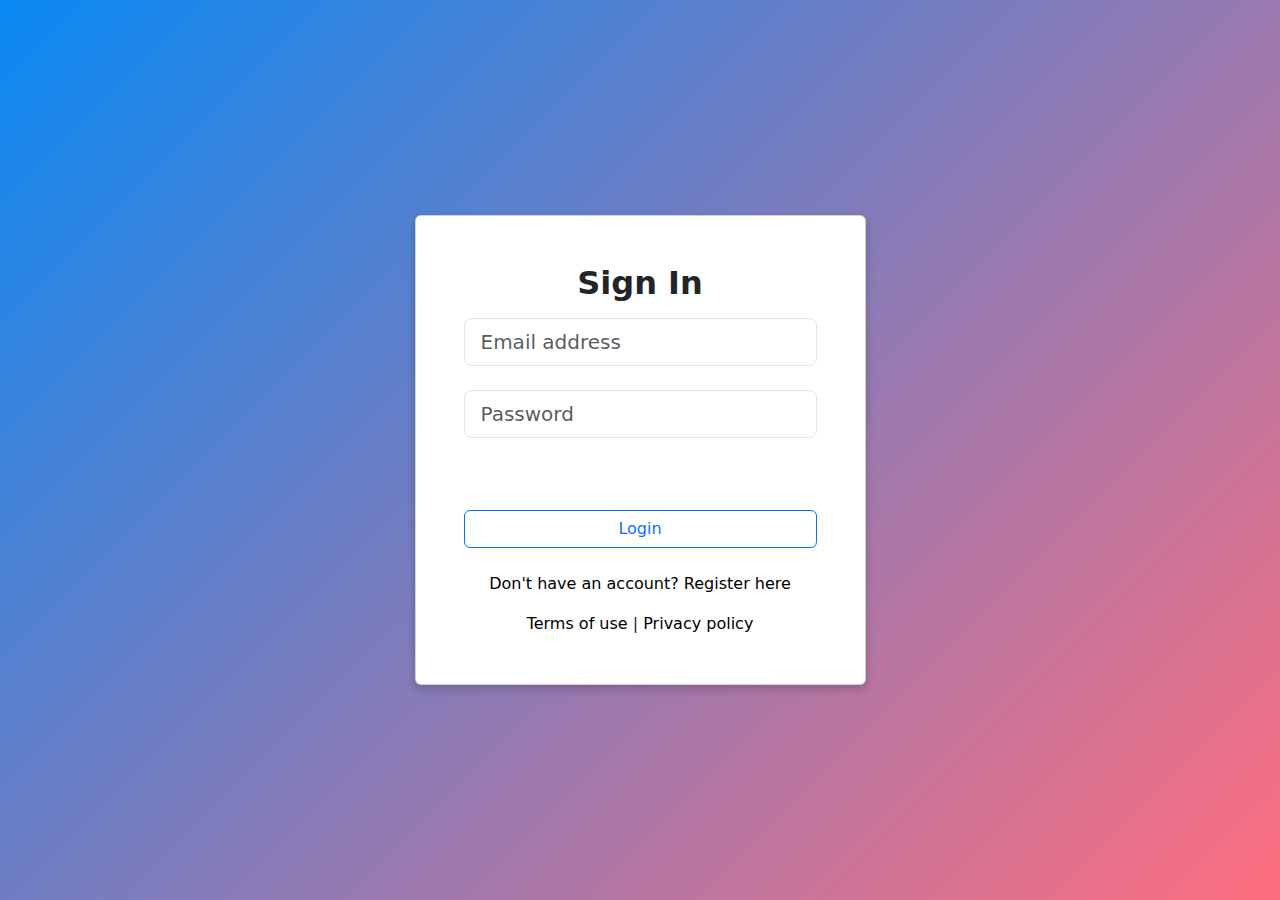
<file: index.html>
<!doctype html>
<html lang="en">

<head>
  <meta charset="utf-8">
  <meta name="viewport" content="width=device-width, initial-scale=1">
  <title>Bootstrap demo</title>
  <link rel="stylesheet" href="./style.css">
  <link href="https://cdn.jsdelivr.net/npm/bootstrap@5.3.3/dist/css/bootstrap.min.css" rel="stylesheet"
    integrity="sha384-QWTKZyjpPEjISv5WaRU9OFeRpok6YctnYmDr5pNlyT2bRjXh0JMhjY6hW+ALEwIH" crossorigin="anonymous">
</head>

<body>

  <section class="vh-100 rounded d-flex justify-content-center align-items-center">
    <div class="container rounded">
      <div class="row d-flex rounded justify-content-center align-items-center h-100">
        <div class="col-12 col-md-8 col-lg-6 col-xl-5">
          <div class="card">
            <div class="card-body p-5">
              <h2 class="fw-bold mt-55 mb-3 text-center">Sign In</h2>
              <form>

                <div class="form-outline mb-4">
                  <input type="email" id="email" class="form-control form-control-lg" placeholder="Email address" required />
                </div>

                <div class="form-outline mb-4">
                  <input type="password" id="password" class="form-control form-control-lg" placeholder="Password" required />
                </div>

                <div class="d-flex justify-content-between align-items-center mb-4">
                  <a href="#" class="forgot-link">Forgot password?</a>
                </div>

                <div class="d-grid mb-4">
                  <button type="submit" class="btn btn-outline-primary">Login</button>
                </div>

                <p class="text-center text-black">
                  Don't have an account? <a href="register.html" class="register-link text-black">Register here</a>
                </p>

                <div class="text-center">
                  <a href="#" class="forgot-link text-black">Terms of use</a> |
                  <a href="#" class="forgot-link text-black">Privacy policy</a>
                </div>

              </form>
            </div>
          </div>
        </div>
      </div>
    </div>
  </section>



  <script src="https://cdn.jsdelivr.net/npm/bootstrap@5.3.3/dist/js/bootstrap.bundle.min.js"
    integrity="sha384-YvpcrYf0tY3lHB60NNkmXc5s9fDVZLESaAA55NDzOxhy9GkcIdslK1eN7N6jIeHz"
    crossorigin="anonymous"></script>
  <script src="login.js"></script>
</body>

</html>
</file>
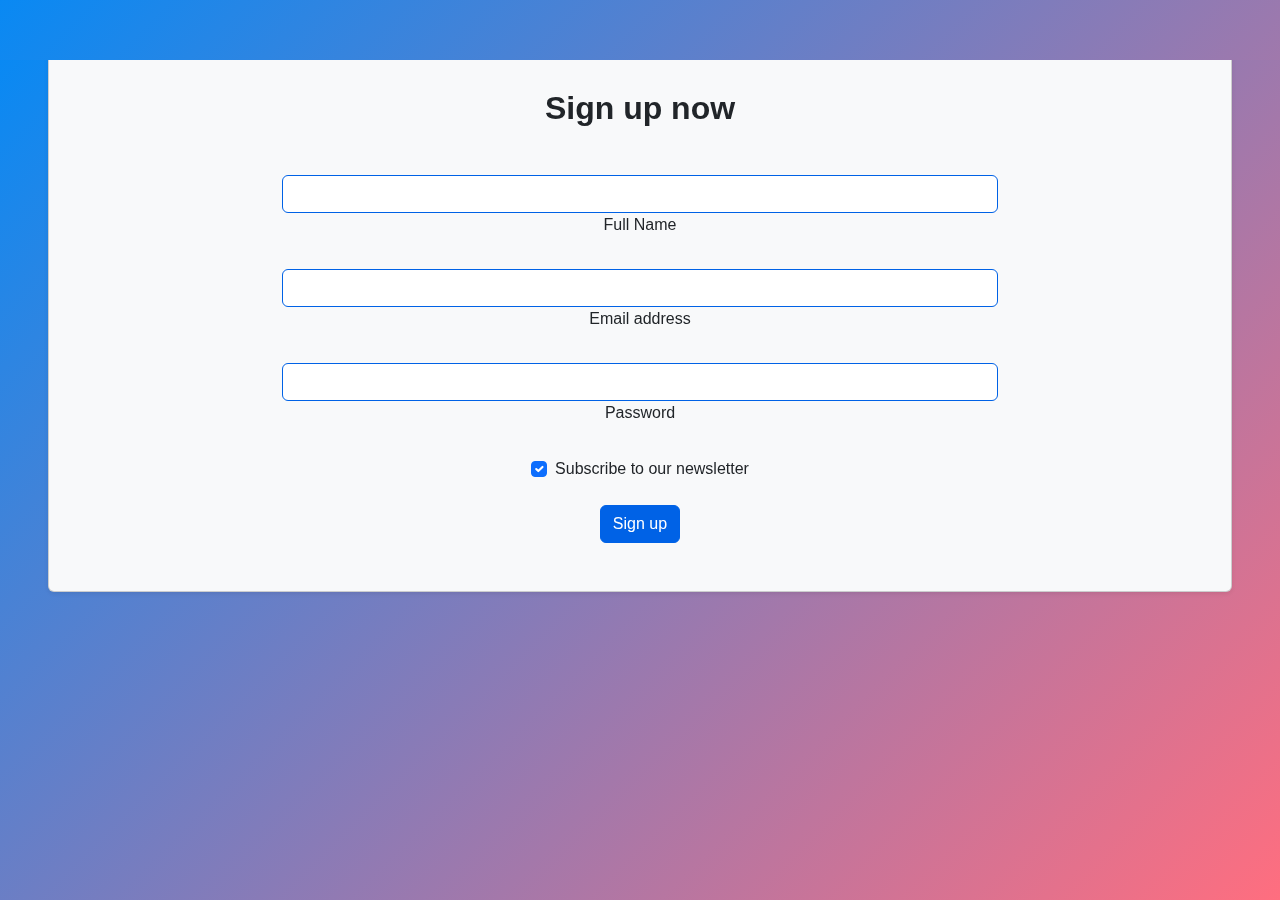
<file: register.html>
<!DOCTYPE html>
<html lang="en">

<head>
  <meta charset="UTF-8">
  <meta name="viewport" content="width=device-width, initial-scale=1.0">
  <link href="https://cdn.jsdelivr.net/npm/bootstrap@5.3.3/dist/css/bootstrap.min.css" rel="stylesheet"
    integrity="sha384-QWTKZyjpPEjISv5WaRU9OFeRpok6YctnYmDr5pNlyT2bRjXh0JMhjY6hW+ALEwIH" crossorigin="anonymous">

  <title>Register</title>
  <link rel="stylesheet" href="./register.css"> <!-- Link to your CSS file -->
</head>

<body>
  <!-- Section: Design Block -->
  <section class="text-center">
    <!-- Background gradient -->
    <div class="background"></div>
    <!-- Background gradient -->

    <div class="card mx-4 mx-md-5 shadow-sm bg-body-tertiary card-container">
      <div class="card-body py-5 px-md-5">
        <div class="row d-flex justify-content-center">
          <div class="col-lg-8">
            <h2 class="fw-bold mt-55 mb-5">Sign up now</h2>
            <form>
              <!-- Full Name input -->
              <div class="form-outline mb-4">
                <input type="text" id="full-name" class="form-control" />
                <label class="form-label" for="full-name">Full Name</label>
              </div>

              <!-- Email input -->
              <div class="form-outline mb-4">
                <input type="email" id="email" class="form-control" />
                <label class="form-label" for="email">Email address</label>
              </div>

              <!-- Password input -->
              <div class="form-outline mb-4">
                <input type="password" id="password" class="form-control" />
                <label class="form-label" for="password">Password</label>
              </div>

              <!-- Checkbox -->
              <div class="form-check d-flex justify-content-center mb-4">
                <input class="form-check-input me-2" type="checkbox" value="" id="subscribe" checked />
                <label class="form-check-label" for="subscribe">
                  Subscribe to our newsletter
                </label>
              </div>

              <!-- Submit button -->
              <button type="submit" id="signupbtn" class="btn btn-primary btn-block ">
                Sign up
              </button>
            </form>
          </div>
        </div>
      </div>
    </div>
  </section>
  <!-- Section: Design Block -->

  <script src="https://cdn.jsdelivr.net/npm/@popperjs/core@2.11.6/dist/umd/popper.min.js"
    integrity="sha384-oBqDVmMz4fnFO9E+QpL9Pp3x9wFQDDwO5m9I8h5scNmr6b1dHGZ5QdxG+V8zch5kD"
    crossorigin="anonymous"></script>
  <script src="https://cdn.jsdelivr.net/npm/bootstrap@5.3.3/dist/js/bootstrap.min.js"
    integrity="sha384-3PpR+QFmr8t5e8pP+8U4QxTbJZCkXkZyNG7ggvhR8EslD9SFLcJrr9wJ0McfW5ypg8"
    crossorigin="anonymous"></script>
  <script src="./register.js"></script>
</body>

</html>
</file>
<file: style.css>
body {
    background: linear-gradient(135deg, #0989f3 0%, #ff6e7f 100%);
    font-family: 'Arial', sans-serif;
}

.card {
    border-radius: 1rem;
    box-shadow: 0 4px 10px rgba(0, 0, 0, 0.2);
}

.form-control {
    border-radius: 10px;
    padding: 15px;
}

.btn-custom {
    background-color: #393f81;
    color: #fff;
    border-radius: 10px;
    transition: all 0.3s;
}

.btn-custom:hover {
    background-color: #2d3271;
}

.forgot-link,
.register-link {
    color: #fff;
    text-decoration: none;
}

.forgot-link:hover,
.register-link:hover {
    text-decoration: underline;
}

@media (max-width: 768px) {
    .col-md-5 {
        display: none;
    }
}
</file>
<file: register.css>
body,
html {
    background: linear-gradient(135deg, #0989f3 0%, #ff6e7f 100%);
    font-family: 'Arial', sans-serif;
    margin: 0;
    padding: 0;
    height: 100%;
    overflow: hidden;
    padding-top: 60px !important;
    /* Prevent scrollbars */
}
.mt-55{
    margin-top: 20px !important;
}

/* .background {
    height: 130px;
    /* Adjust height as needed */
    /* width: 100%; */
/* } */ 

.card-container {
    margin-top: -100px;
    /* Adjust margin if needed */
    backdrop-filter: blur(10px);
    overflow: hidden;
    /* Ensure no overflow from the card */
}

.form-outline {
    position: relative;
}

.form-outline .form-control {
    box-shadow: none;
    border-color: #0062E6;
}

.btn-primary {
    background-color: #0062E6;
    border-color: #0062E6;
}

.btn-primary:hover {
    background-color: #004BB5;
    border-color: #004BB5;
}
</file>
